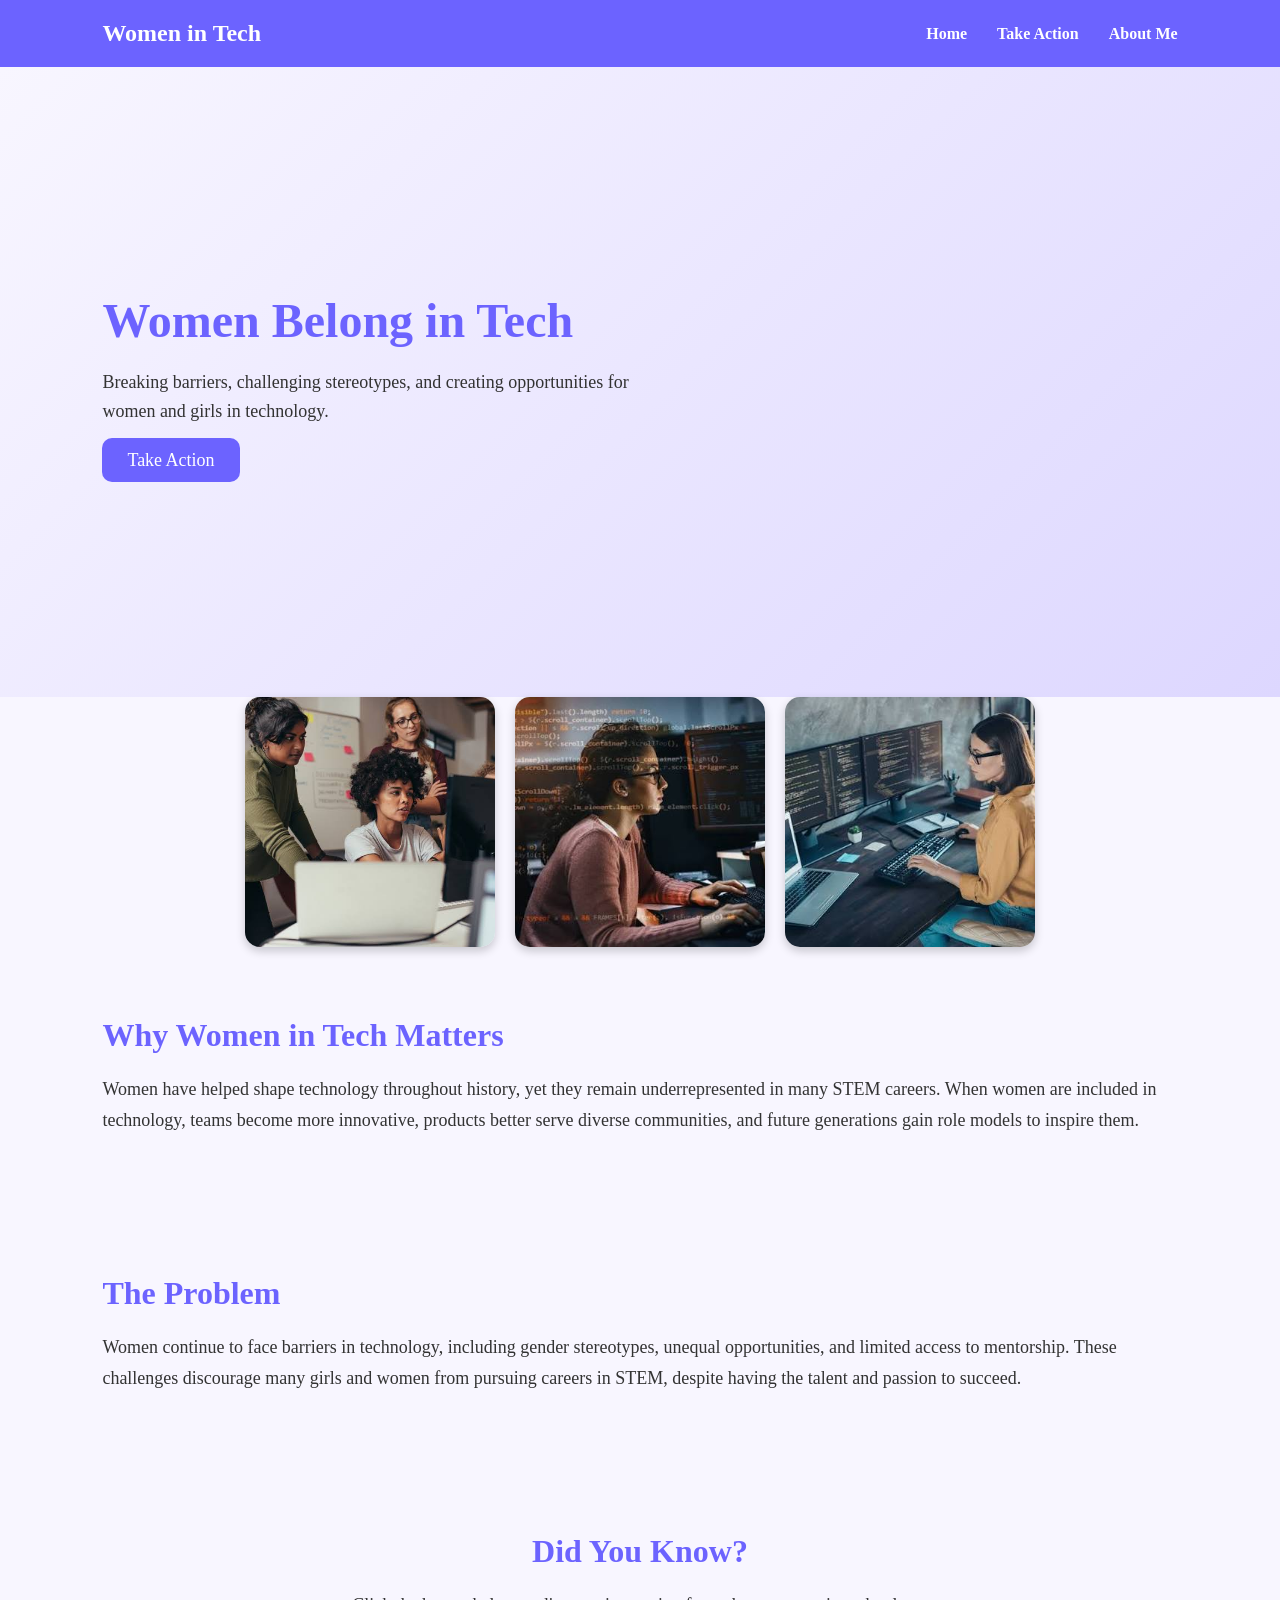
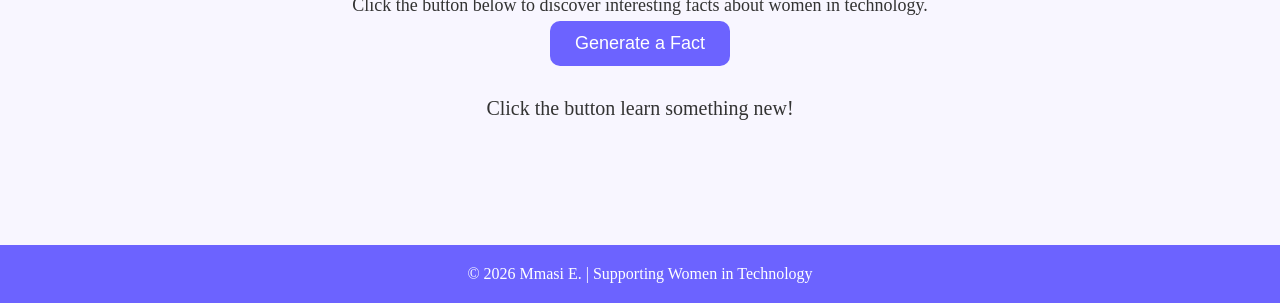
<file: index.html>
<!DOCTYPE html>
<html>
  <head>
    
    <title>Women in Tech</title>
    <meta charset="utf-8" />
	  <meta http-equiv="X-UA-Compatible" content="IE=edge" />
	  <meta name="viewport" content="width=device-width, initial-scale=1" />

	  <!-- link the webpage's stylesheet -->
	  <link rel="stylesheet" href="/style.css" />

	  <!-- link the webpage's JavaScript file -->
	  <script src="/script.js" defer></script>

  </head>
  
  <body>
    
    <nav>
      <h2 class="logo">Women in Tech</h2>
      <ul>
        <li><a href="index.html">Home</a></li>
        <li><a href="take-action.html">Take Action</a></li>
        <li><a href="aboutme.html">About Me</a></li>
      </ul>
    </nav>

    <section id="home" class="main">
      <div class="main-text">
        <h1>Women Belong in Tech</h1>
        <p>Breaking barriers, challenging stereotypes, and creating opportunities for women and girls in technology.</p>
        <a href="take-action.html" class="button">Take Action</a>
      </div>
    </section>
    
      <div class="image-row">
        <img src="wit1.jpg" alt="Women engineers collaborating on technology projects">
        <img src="wit2.jpg" alt="Women working with technology in office">
        <img src="wit3.jpg" alt="Women working with technology in house">
      </div> 

    <section class="importance">
      <h2>Why Women in Tech Matters</h2>
      <p> Women have helped shape technology throughout history, yet they remain underrepresented in many STEM careers. When women are included in technology, teams become more innovative, products better serve diverse communities, and future generations gain role models to inspire them.</p>
    </section>

    <section class="problem">
      <h2>The Problem</h2>
      <p>Women continue to face barriers in technology, including gender stereotypes, unequal opportunities, and limited access to mentorship. These challenges discourage many girls and women from pursuing careers in STEM, despite having the talent and passion to succeed.</p>
    </section>

    <section class="facts">
      <h2>Did You Know?</h2>
      <p>Click the button below to discover interesting facts about women in technology.</p>
      <button id="factBtn">Generate a Fact</button>
      <p id="factOutput">Click the button learn something new!</p>
    </section> 

  </body>

	<footer>
  <p>© 2026 Mmasi E. | Supporting Women in Technology</p>
</footer>
</html>
</file>
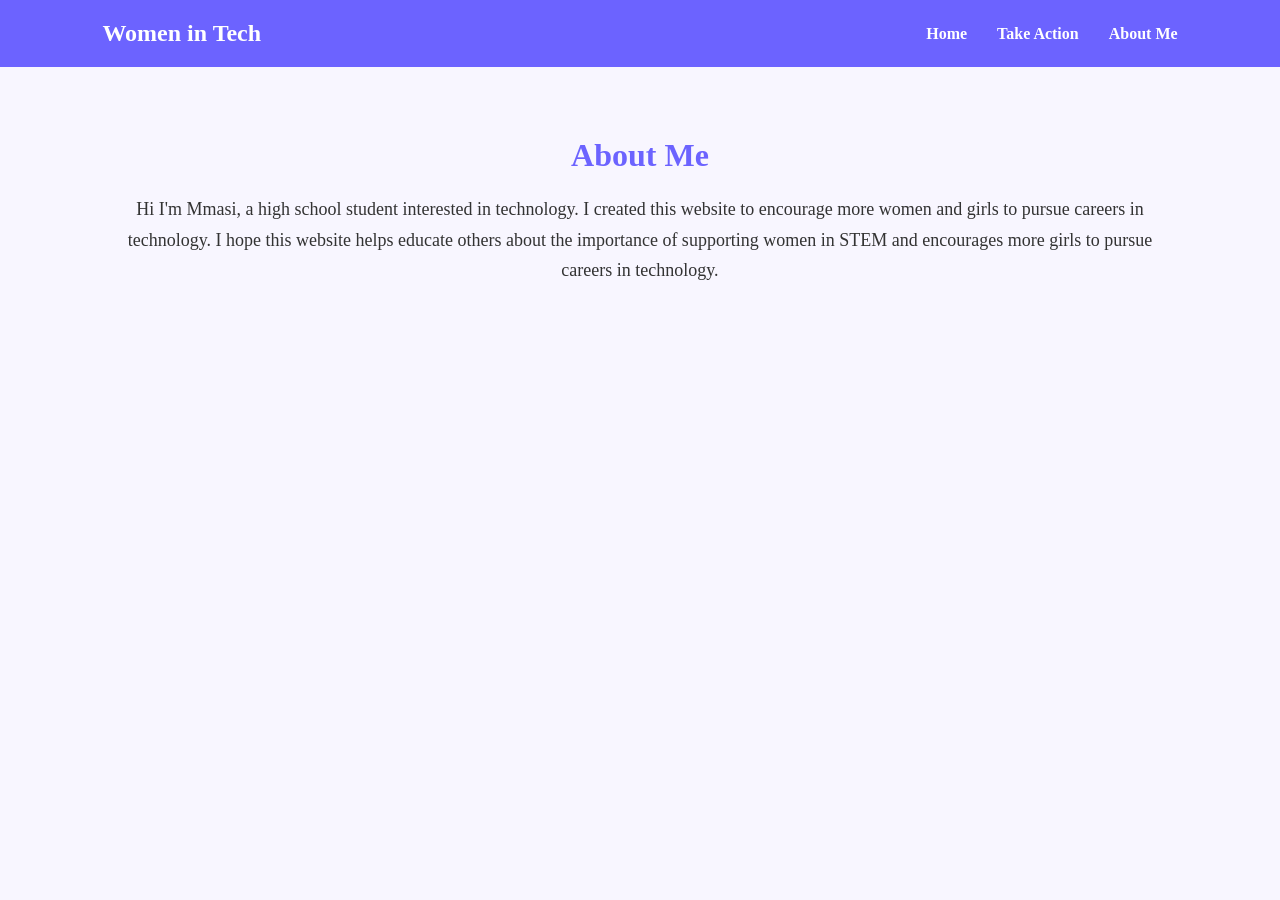
<file: aboutme.html>
<!DOCTYPE html>
<html>
  <head>
    
    <title>About Me</title>
    <meta charset="utf-8" />
	  <meta http-equiv="X-UA-Compatible" content="IE=edge" />
	  <meta name="viewport" content="width=device-width, initial-scale=1" />

	  <!-- link the webpage's stylesheet -->
	  <link rel="stylesheet" href="/style.css" />

	  <!-- link the webpage's JavaScript file -->
	  <script src="/script.js" defer></script>

  </head>
  
  <body>
    
    <nav>
      <h2 class="logo">Women in Tech</h2>
      <ul>
        <li><a href="index.html">Home</a></li>
        <li><a href="take-action.html">Take Action</a></li>
        <li><a href="aboutme.html">About Me</a></li>
      </ul>
    </nav>
    
    <section id="about">
      <h2> About Me</h2>
      <p>Hi I'm Mmasi, a high school student interested in technology. I created this website to encourage more women and girls to pursue careers in technology. 
      I hope this website helps educate others about the importance of supporting women in STEM and encourages more girls to pursue careers in technology.</p>
    </section>
    
</body>
</html>
</file>
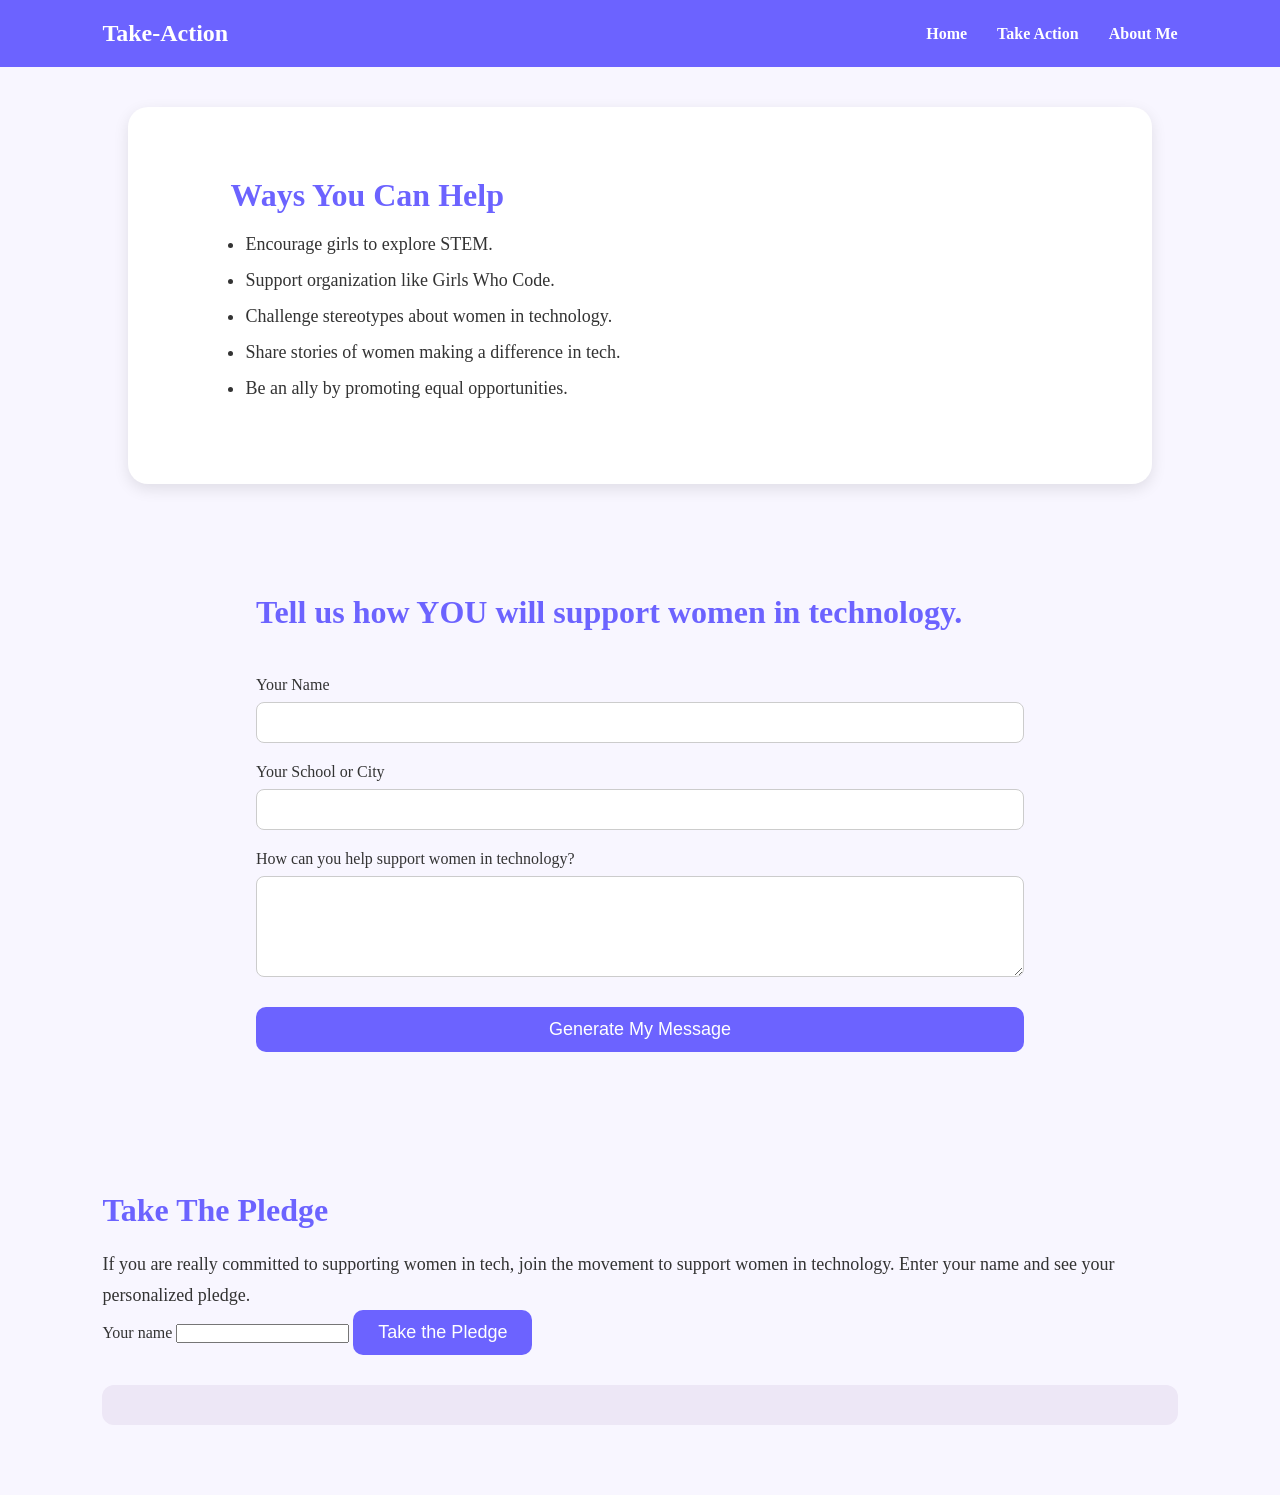
<file: take-action.html>
<!DOCTYPE html>
<html>
  <head>
    
    <title>Take-Action</title>
    <meta charset="utf-8" />
	  <meta http-equiv="X-UA-Compatible" content="IE=edge" />
	  <meta name="viewport" content="width=device-width, initial-scale=1" />

	  <!-- link the webpage's stylesheet -->
	  <link rel="stylesheet" href="/style.css" />

	  <!-- link the webpage's JavaScript file -->
	  <script src="/script.js" defer></script>

  </head>
  
  <body>
    
    <nav>
      <h2 class="logo">Take-Action</h2>
      <ul>
        <li><a href="index.html">Home</a></li>
        <li><a href="take-action.html">Take Action</a></li>
        <li><a href="aboutme.html">About Me</a></li>
      </ul>
    </nav>

    <section class="help">
      <h2>Ways You Can Help</h2>
      <ul>
        <li>Encourage girls to explore STEM.</li>
        <li>Support organization like Girls Who Code.</li>
        <li>Challenge stereotypes about women in technology.</li>
        <li>Share stories of women making a difference in tech.</li>
        <li>Be an ally by promoting equal opportunities.</li>
      </ul>
    </section>
   
    <section id="take-action" class="action">
      <h2>Tell us how YOU will support women in technology.</h2>
      <label>Your Name</label>
      <input type="text">

      <label>Your School or City</label>
      <input type="text">
      <label>How can you help support women in technology?</label>
      <textarea rows="5"></textarea>
      <button id="messageBtn">Generate My Message</button>
      <p id="messageOutput"></p>
    </section>

    <section>
      <h2>Take The Pledge</h2>
      <p>If you are really committed to supporting women in tech, join the movement to support women in technology. Enter your name and see your personalized pledge.</p>
      <label for="name">Your name</label>
      <input type="text" id="name">
      <button id="pledgeBtn">Take the Pledge</button>
      <p id="pledge"></p>
      
    </section>
 </body>
</html>
</file>
<file: style.css>
/* STYLE SECTIONING TAGS */
* { /* Reset the space of the webpage */
   margin: 0px;
   padding: 0px;
  box-sizing: border-box;
}

body {
 background-color: #f8f6ff;
 color: #333;
}

section{
  padding: 70px 8%;
}

section h2{
  color: #6c63ff;
  font-size: 32px;
  margin-bottom: 20px;
}

section p{
  line-height: 1.7;
  font-size: 18px;
}

footer{
  background: #6c63ff;
  color: white;
  text-align: center;
  padding: 20px;
  margin-top: 50px;
}

/* STYLE TEXT */

h1 {
  color: black;
}

/* STYLE IMAGES */

/* STYLE NAV BAR */
nav{
  display: flex;
  justify-content: space-between;
  align-items: center;
  padding: 20px 8%;
  background: #6c63ff;
}

.logo{
  color: white;
}

nav ul{
  display: flex;
  list-style: none;
  gap: 30px;
}

nav a{
  color: white;
  text-decoration: none;
  font-weight: bold;
}

nav a:hover{
  color: #ddd;
}
/* STYLE BUTTONS */
.button, 
button{
  background: #6c63ff;
  color: white;
  padding: 12px 25px;
  border: none;
  border-radius: 10px;
  cursor: pointer;
  text-decoration: none;
  font-size: 18px;
}

button:hover,
.button:hover{
  background: #5348e5;
}
/* ADD MORE! */
.main{
  min-height: 70vh;
  display: flex;
  /*justify-content: space-between;*/
  align-items: center;
  padding:80px 8%;
  background: linear-gradient(135deg, #f8f6ff, #ddd7ff)
}

.main-text{
  width: 50%;
}

.main h1{
  font-size: 48px;
  margin-bottom: 20px;
  color: #6c63ff;
}

.main p{
  margin-bottom: 25px;
  line-height: 1.6;
}

.main img{
  width:40%;
  border-radius: 20px;
}

.facts{
  text-align: center;
  padding: 70px 8%;
}

#factOutput{
  margin-top: 25px;
  font-size: 20px;
}

.action{
  display: flex;
  flex-direction: column;
  width: 60%;
  margin: auto;
  padding: 70px 0;
}

.action h2{
  margin-bottom: 25px;
}

.action label{
  margin-top: 20px;
}

.action input,
.action textarea{
  padding: 12px;
  margin-top: 8px;
  border-radius: 8px;
  border: 1px solid #ccc;
}

.action button{
  margin-top: 30px;
}

#about{
  padding: 70px 8%;
  text-align: center;
}

.image-row{
  display: flex;
  gap: 20px;
  justify-content: center;
  flex-warp: wrap;
}

.image-row img{
  width: 250px;
  height: 250px;
  object-fit: cover;
  border-radius: 15px;
  box-shadow: 0 4px 10px rgba(0,0,0,0.2);
}

#pledge{
  margin-top: 30px;
  padding: 20px;
  background: #ede7f6;
  border-radius: 12px;
  font-size: 20px;
  line-height: 1.6;
}

#name{
  margin-top: 10px;
}

.help{
  background: white;
  margin: 40px auto;
  width: 80%;
  border-radius: 20px;
  box-shadow: 0 5px 15px rgba(0,0,0,0.1);
}

.help li{
  margin: 15px;
  font-size: 18px;
}
</file>
